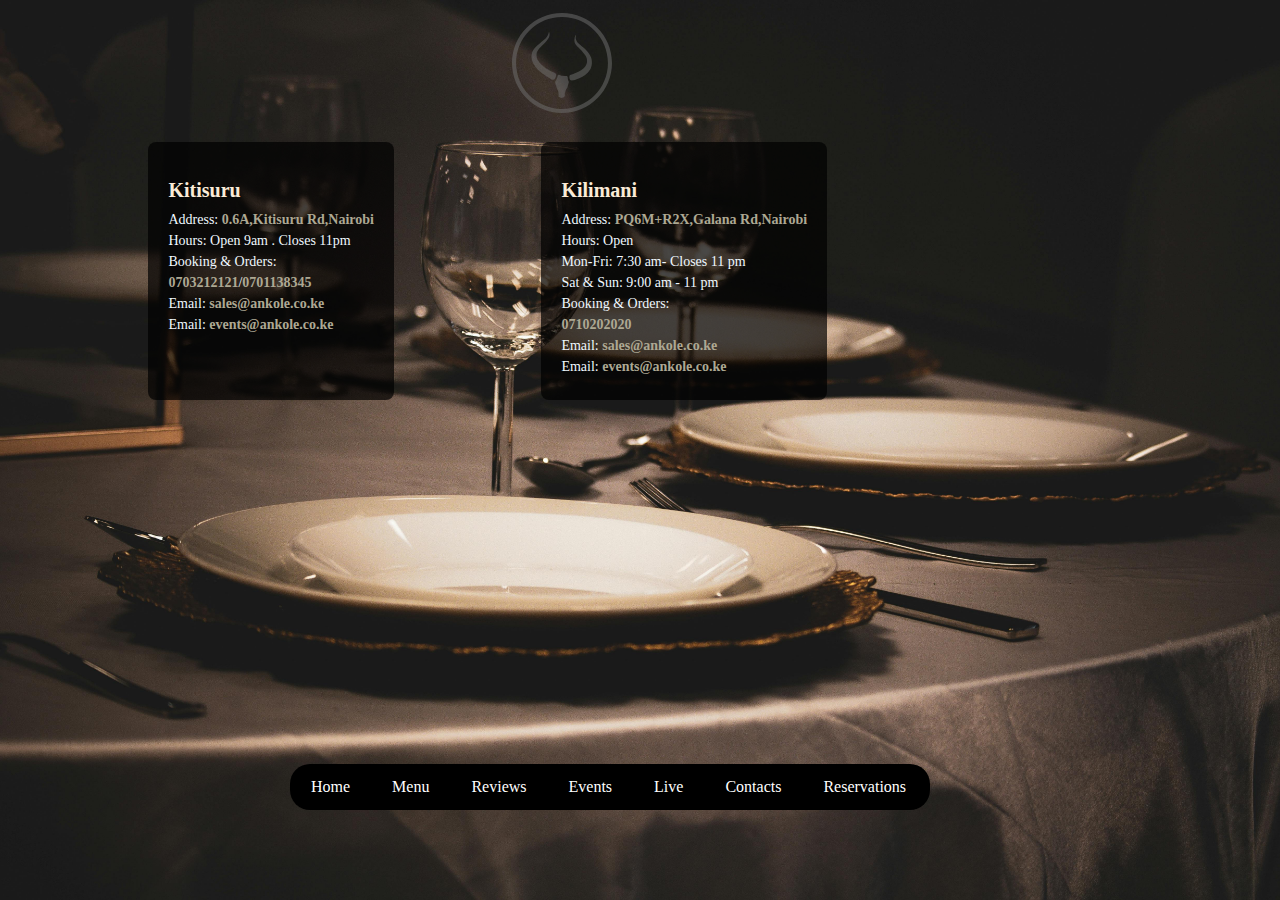
<file: contacts.html>
<!DOCTYPE html>
<html lang="en">
<head>
    <meta charset="UTF-8">
    <meta name="viewport" content="width=device-width, initial-scale=1.0">
    <title>contacts</title>
    <link rel="stylesheet" href="contacts.css">
</head>
<body>
    <div class="contact_container">
      
  
    <div class="homebar">
        <a href="index.html" class="active">Home</a>
        <a href="menu.html" class="active">Menu</a>
        <a href="reviews.html" class="active">Reviews</a>
        <a href="events.html" class="active">Events</a>
        <a href="live.html" class="active">Live</a>
        <a href="contacts.html" class="active">Contacts</a>
        <a href="reservations.html" class="active">Reservations</a>
   
</div>
<img src="images/ankolelogo.svg" alt="Ankole Grill LOGO" class="logo">
 <main class="contactpage">
   
    <section class="locationage" id="kiTISURU">
        <h2>Kitisuru</h2>
        <p>Address: <a href="https://maps.google.com/?q=0.6A,Kitisuru Rd,Nairobi" target="_blank">0.6A,Kitisuru Rd,Nairobi</a></p>
        <p> Hours: Open 9am . Closes 11pm</p>
        <p>Booking & Orders:</p>
        <p><a href="tel: +254703212121">0703212121</a>/<a href="tel:+25401138345">0701138345</a></p>
        <p>Email: <a href="mailto:sales@ankole.co.ke">sales@ankole.co.ke</a></p>
        <p>Email: <a href="mailto:events@ankole.co.ke">events@ankole.co.ke</a></p>
    </section>



    <section class="locationage" id="kiLIMANI">
        <h2>Kilimani</h2>
        <p>Address: <a href="https://maps.google.com/?q=PQ6M+R2X,Galana Rd,Nairobi" target="_blank">PQ6M+R2X,Galana Rd,Nairobi</a></p>
        <p> Hours: Open </p>
        <p>Mon-Fri: 7:30 am- Closes 11 pm</p>
        <p>Sat & Sun: 9:00 am - 11 pm</p>
        <p>Booking & Orders:</p>
        <p><a href="tel: +254710202020">0710202020</a></p>
        <p>Email: <a href="mailto:sales@ankole.co.ke">sales@ankole.co.ke</a></p>
        <p>Email: <a href="mailto:events@ankole.co.ke">events@ankole.co.ke</a></p>
    </section>
</div>
    

 </main>


</body>
</html>
</file>
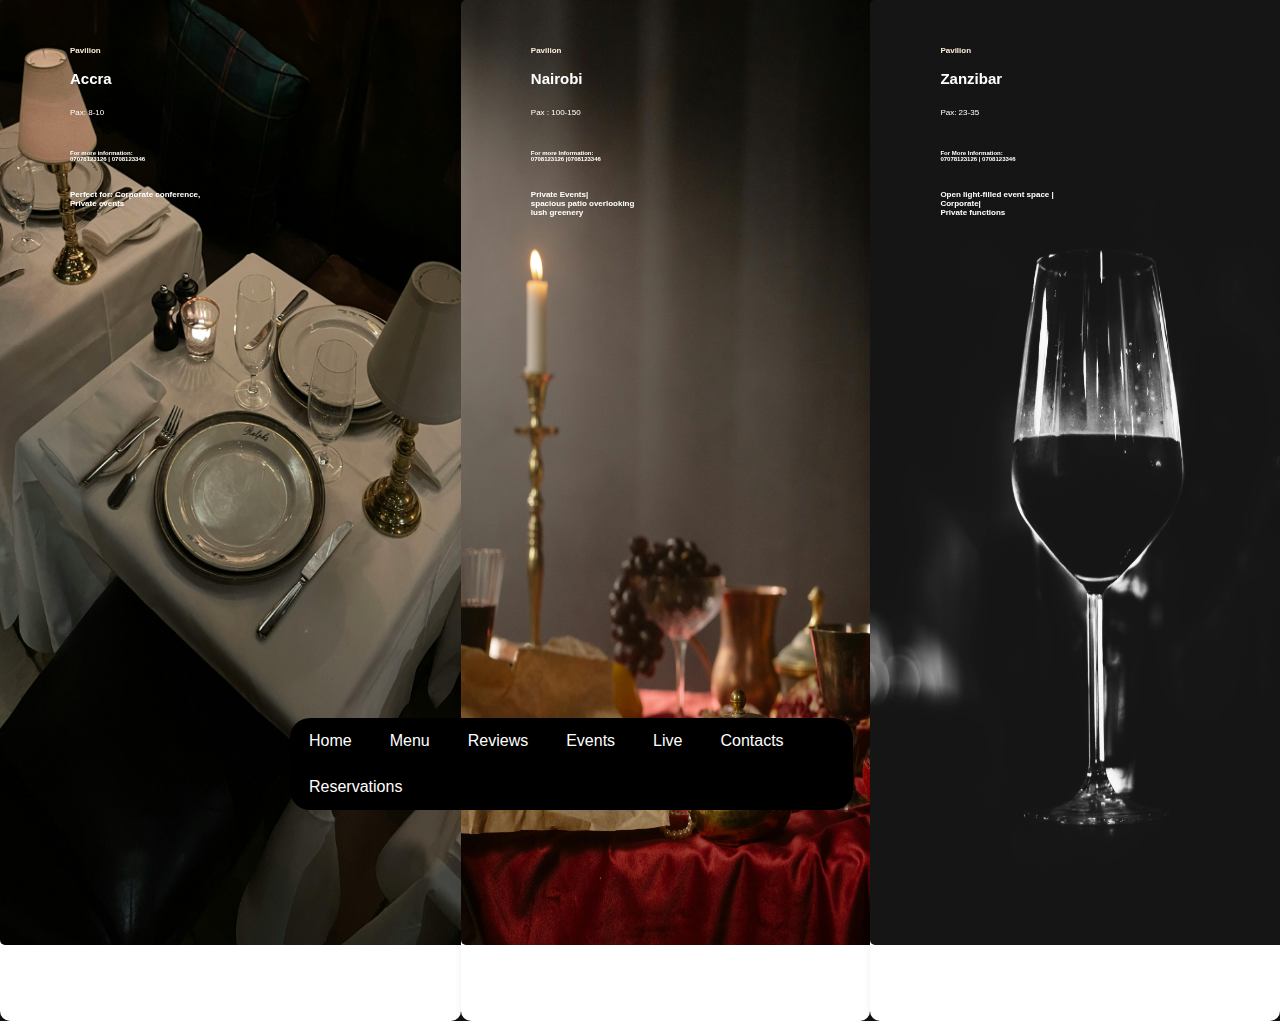
<file: events.html>
<!DOCTYPE html>
<html lang="en">
<head>
    <meta charset="UTF-8">
    <meta name="viewport" content="width=device-width, initial-scale=1.0">
    <title>events</title>
    <link rel="stylesheet" href="event.css">
</head>
<body>
    
    <div class="homebar">
        <a href="index.html" class="active">Home</a>
        <a href="menu.html" class="active">Menu</a>
        <a href="reviews.html" class="active">Reviews</a>
        <a href="events.html" class="active">Events</a>
        <a href="live.html" class="active">Live</a>
        <a href="contacts.html" class="active">Contacts</a>
        <a href="reservations.html" class="active">Reservations</a>

    </div>

    <div class="container">
        <div class="venue">
            <img src="images/ANKOLEN.jpg" alt="accravenue">
            <h6>Pavilion</h6>
            <h2>Accra</h2>
            <p>Pax: 8-10</p>
            <h4>Perfect for: Corporate conference,<br> Private events</h4>
            <h5>For more information:<br>
            07078123126 | 0708123346</h5>
        </div>

        <div class="venue">
            <img src="images/ANKOLER.jpg" alt="nairobivenue">
            <h6>Pavilion</h6>
            <h2>Nairobi</h2>
            <p>Pax : 100-150</p><br>
            <h4> Private Events| <br>spacious patio overlooking<br> lush greenery</h4>
            <h5>For more Information:<br>0708123126 |0708123346</h5>
        </div>


        <div class="venue">
            <img src="images/ANKOLEE.jpg" alt="zanzibarvenue">
            <h6>Pavilion</h6>
         <h2>Zanzibar</h2><br><br>
         <p>Pax: 23-35</p><br>
         <h4>Open light-filled event space |<br> Corporate|<br> Private functions</h4><br>
         <h5>For More Information:<br>07078123126 | 0708123346</h5>
        </div>
    </div>
</body>
</html>
</file>
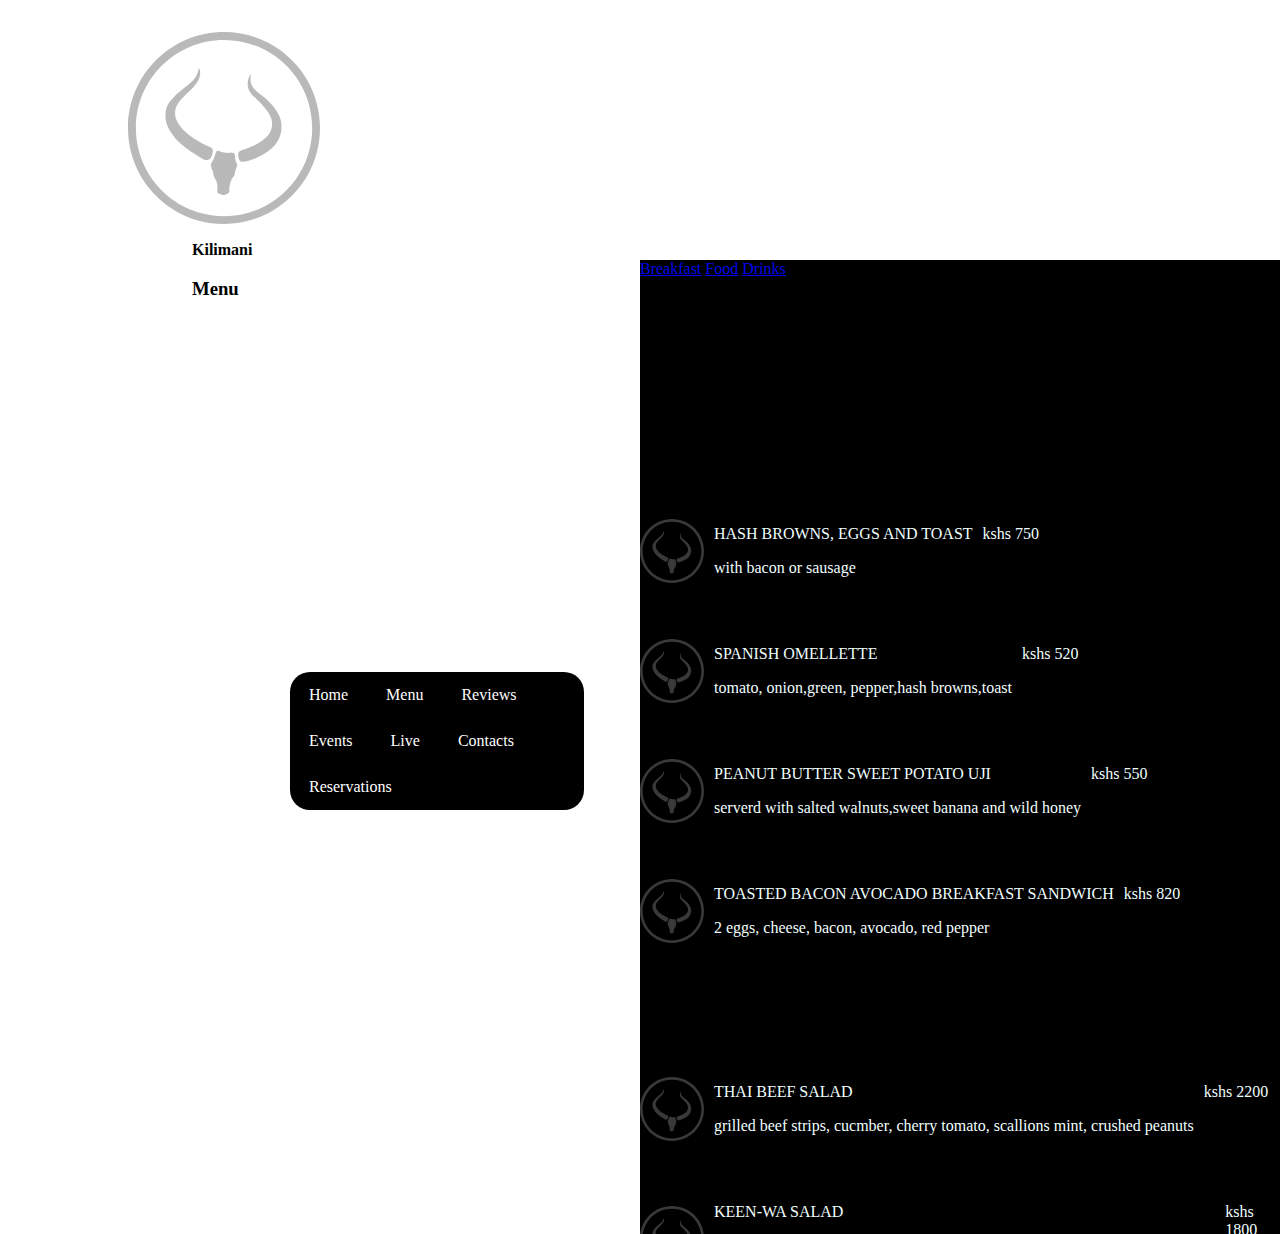
<file: kilimani.html>
<!DOCTYPE html>
<html lang="en">

<head>
    <meta charset="UTF-8">
    <meta name="viewport" content="width=device-width, initial-scale=1.0">
    <title>kilimanimenu</title>
    <link rel="stylesheet" href="kilimani.css">
</head>

<body>


    <div class="kilimaniimage">
        <div class="homebar">
            <a href="index.html" class="active">Home</a>
            <a href="menu.html" class="active">Menu</a>
            <a href="reviews.html" class="active">Reviews</a>
            <a href="events.html" class="active">Events</a>
            <a href="live.html" class="active">Live</a>
            <a href="contacts.html" class="active">Contacts</a>
            <a href="reservations.html" class="active">Reservations</a>

        </div>
    </div>


    <div class="sidepart">
        <img src="images/ankolelogo.svg" id="menulogo">
        <div>
            <h2>Kilimani</h2>
            <h3>Menu</h3>
        </div>

    </div>

    <div class="mealsslist">
        <nav>
            <a href="breakfast">Breakfast</a>
            <a href="food">Food</a>
            <a href="drinks">Drinks</a>
        </nav>

        <h3>BREAKFAST</h3><br>
        <div class="meal">
            <div>
                <p>ANKOLE BIG BREAKFAST</p>
                <p>2 eggs, 150gms grilled fillet steak, toast, hash browns, grilled tomato, BBQ baked beans</p>
            </div>
            <div>
                <p>kshs 1500</p>
            </div>
        </div><br><br>


        <div class="meal1">
            <img src="images/ankolelogo.svg">
            <div>
                <p>HASH BROWNS, EGGS AND TOAST</p>
                <p>with bacon or sausage</p>
            </div>
            <div>
                <p>kshs 750</p>
            </div>
        </div><br><br>


        <div class="meal2">
            <img src="images/ankolelogo.svg">
            <div>
                <p>SPANISH OMELLETTE</p>
                <p>tomato, onion,green, pepper,hash browns,toast</p>
            </div>
            <div>
                <p>kshs 520</p>
            </div>
        </div><br><br>


        <div class="meal3">
            <img src="images/ankolelogo.svg">
            <div>
                <p>PEANUT BUTTER SWEET POTATO UJI</p>
                <p>serverd with salted walnuts,sweet banana and wild honey</p>
            </div>
            <div>
                <p>kshs 550</p>
            </div>
        </div><br><br>


        <div class="meal4">
            <img src="images/ankolelogo.svg">
            <div>
                <p>TOASTED BACON AVOCADO BREAKFAST SANDWICH</p>
                <p>2 eggs, cheese, bacon, avocado, red pepper</p>
            </div>
            <div>
                <p>kshs 820</p>
            </div>
        </div><br><br>



        <h3>FOOD</h3><br>
        <div class="meal5">
            <img src="images/ankolelogo.svg">
            <div>
                <p>THAI BEEF SALAD</p>
                <p>grilled beef strips, cucmber, cherry tomato, scallions mint, crushed peanuts</p>
            </div>
            <div>
                <p>kshs 2200</p>
            </div>
        </div><br><br>

        <div class="meal6">
            <img src="images/ankolelogo.svg">
            <div>
                <p>KEEN-WA SALAD</p>
                <p>quinoa,feta, red pepper, kalamata olives, red onions, cucumber,basil,mint,chick peas,parsley</p>
            </div>
            <div>
                <p>kshs 1800</p>
            </div>
        </div><br><br>

        <div class="meal7">
            <img src="images/ankolelogo.svg">
            <div>
                <p>GREEK SALAD</p>
                <p>vine tomatoes,cucumber,red onion, kalamauolives, feta cheese, olive oil, lemon</p>
            </div>
            <div>
                <p>kshs 1500</p>
            </div>
        </div><br><br>


        <div class="meal8">
            <img src="images/ankolelogo.svg">
            <div>
                <p>COBB SALAD</p>
                <p>chicken, bacon,gouda,egg, avocado,cherry tomato</p>
            </div>
            <div>
                <p>kshs 1700</p>
            </div>
        </div>
        <br><br>


        <h3>SANDWICHES</h3><br>
        <div class="meal9">
            <img src="images/ankolelogo.svg">
            <div>
                <p>GRILLED CHICKEN PESTO</p>
                <p>served with caramelised onions</p>
            </div>
            <div>
                <p>kshs 1450</p>
            </div>
        </div><br><br>

        <div class="meal10">
            <img src="images/ankolelogo.svg">
            <div>
                <p>SPICY BABBEQUEPULLED PORK</p>
                <p>braised pork served with pickled jalapeno,coleslaw</p>
            </div>
            <div>
                <p>kshs 820</p>
            </div>
        </div>
        <br><br>


        <h3>WRAPS</h3><br>
        <div class="meal11">
            <img src="images/ankolelogo.svg">
            <div>
                <p>CHICKEN BACON RANCH</p>
                <p> with lettuce, tomato, onion</p>
            </div>
            <div>
                <p>kshs 1300</p>
            </div>
        </div>
        <br><br>


        <div class="meal12">
            <div>
                <p>GRILLED PANEER TIKKA</p>
                <p>with grilled peppers,onion, dhania</p>
            </div>
            <div>
                <p>kshs 1100</p>
            </div>
        </div>










































    </div>
</body>

</html>
</file>
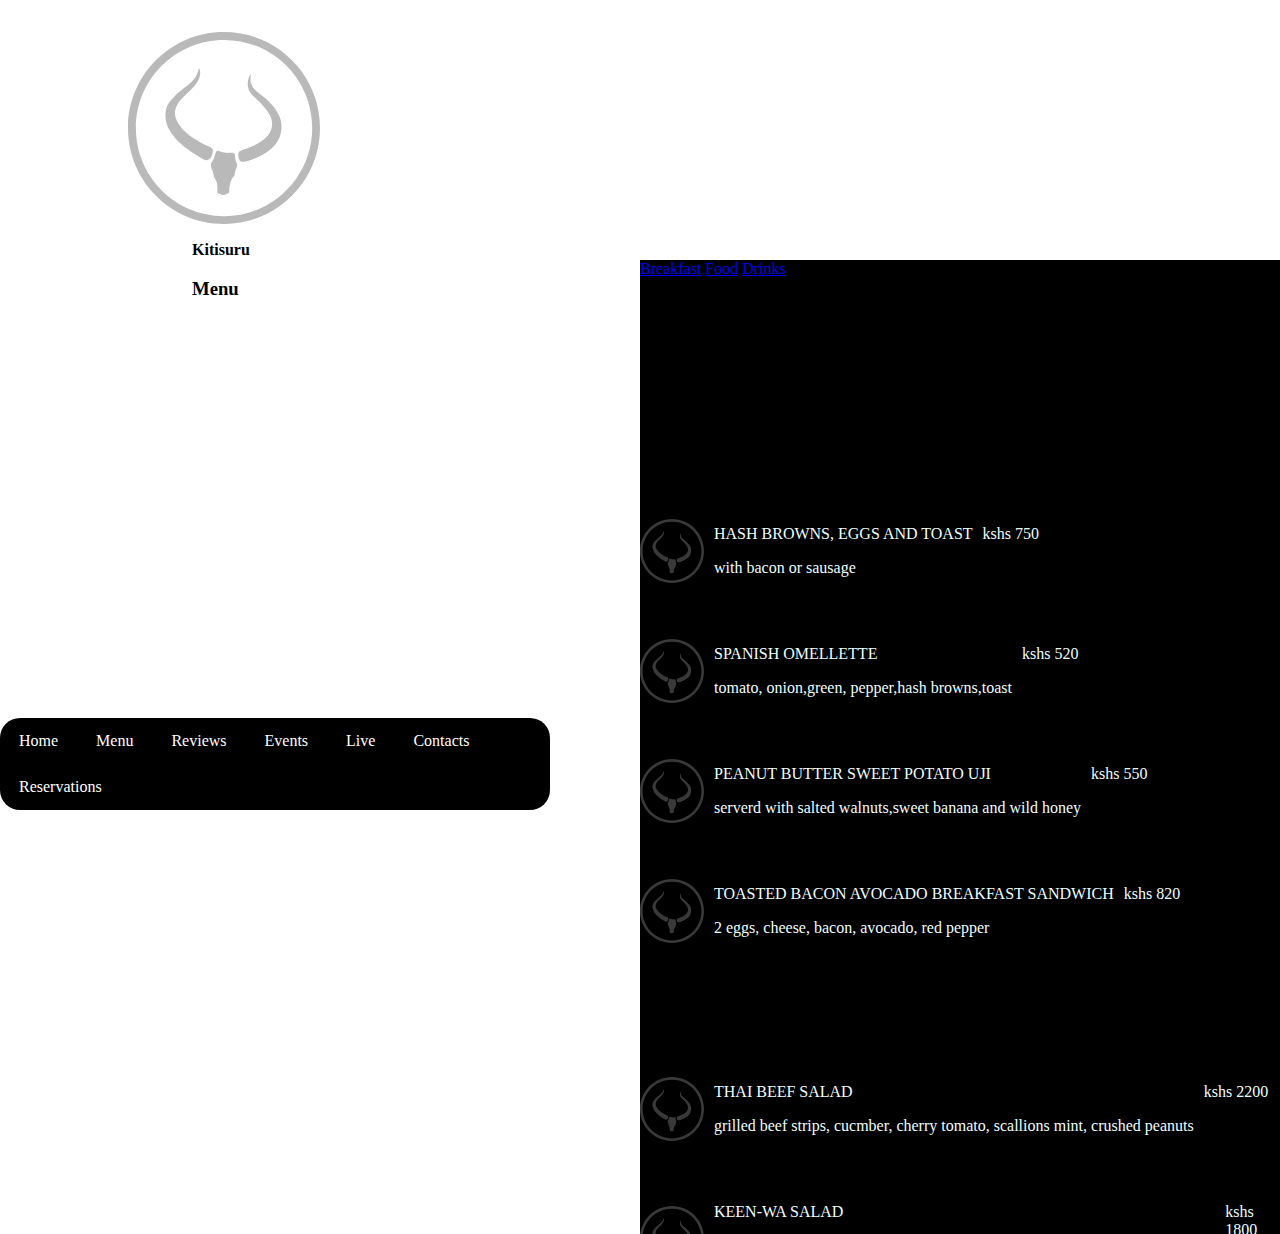
<file: kitisuru.html>
<!DOCTYPE html>
<html lang="en">
<head>
    <meta charset="UTF-8">
    <meta name="viewport" content="width=device-width, initial-scale=1.0">
    <title>kitisurumenu</title>
    <link rel="stylesheet" href="kitusuru.css">
</head>
<body>

    <div class="homebar">
        <a href="index.html" class="active">Home</a>
        <a href="menu.html" class="active">Menu</a>
        <a href="reviews.html" class="active">Reviews</a>
        <a href="events.html" class="active">Events</a>
        <a href="live.html" class="active">Live</a>
        <a href="contacts.html" class="active">Contacts</a>
        <a href="reservations.html" class="active">Reservations</a>

    </div>

    <div class="sidepart">
        <div class="kitiphoto">
        <img src="images/ankolelogo.svg" id="menulogo">
        <div>
            <h2>Kitisuru</h2>
            <h3>Menu</h3>
        </div>
    </div>

    </div>

    <div class="mealsslist">
        <nav>
            <a href="breakfast">Breakfast</a>
            <a href="food">Food</a>
            <a href="drinks">Drinks</a>
        </nav>

        <h3>BREAKFAST</h3><br>
        <div class="meal">
            <div>
                <p>ANKOLE BIG BREAKFAST</p>
                <p>2 eggs, 150gms grilled fillet steak, toast, hash browns, grilled tomato, BBQ baked beans</p>
            </div>
            <div>
                <p>kshs 1500</p>
            </div>
        </div><br><br>


        <div class="meal1">
            <img src="images/ankolelogo.svg">
            <div>
                <p>HASH BROWNS, EGGS AND TOAST</p>
                <p>with bacon or sausage</p>
            </div>
            <div>
                <p>kshs 750</p>
            </div>
        </div><br><br>


        <div class="meal2">
            <img src="images/ankolelogo.svg">
            <div>
                <p>SPANISH OMELLETTE</p>
                <p>tomato, onion,green, pepper,hash browns,toast</p>
            </div>
            <div>
                <p>kshs 520</p>
            </div>
        </div><br><br>


        <div class="meal3">
            <img src="images/ankolelogo.svg">
            <div>
                <p>PEANUT BUTTER SWEET POTATO UJI</p>
                <p>serverd with salted walnuts,sweet banana and wild honey</p>
            </div>
            <div>
                <p>kshs 550</p>
            </div>
        </div><br><br>


        <div class="meal4">
            <img src="images/ankolelogo.svg">
            <div>
                <p>TOASTED BACON AVOCADO BREAKFAST SANDWICH</p>
                <p>2 eggs, cheese, bacon, avocado, red pepper</p>
            </div>
            <div>
                <p>kshs 820</p>
            </div>
        </div><br><br>



        <h3>FOOD</h3><br>
        <div class="meal5">
            <img src="images/ankolelogo.svg">
            <div>
                <p>THAI BEEF SALAD</p>
                <p>grilled beef strips, cucmber, cherry tomato, scallions mint, crushed peanuts</p>
            </div>
            <div>
                <p>kshs 2200</p>
            </div>
        </div><br><br>

        <div class="meal6">
            <img src="images/ankolelogo.svg">
            <div>
                <p>KEEN-WA SALAD</p>
                <p>quinoa,feta, red pepper, kalamata olives, red onions, cucumber,basil,mint,chick peas,parsley</p>
            </div>
            <div>
                <p>kshs 1800</p>
            </div>
        </div><br><br>

        <div class="meal7">
            <img src="images/ankolelogo.svg">
            <div>
                <p>GREEK SALAD</p>
                <p>vine tomatoes,cucumber,red onion, kalamauolives, feta cheese, olive oil, lemon</p>
            </div>
            <div>
                <p>kshs 1500</p>
            </div>
        </div><br><br>


        <div class="meal8">
            <img src="images/ankolelogo.svg">
            <div>
                <p>COBB SALAD</p>
                <p>chicken, bacon,gouda,egg, avocado,cherry tomato</p>
            </div>
            <div>
                <p>kshs 1700</p>
            </div>
        </div>
        <br><br>


        <h3>SANDWICHES</h3><br>
        <div class="meal9">
            <img src="images/ankolelogo.svg">
            <div>
                <p>GRILLED CHICKEN PESTO</p>
                <p>served with caramelised onions</p>
            </div>
            <div>
                <p>kshs 1450</p>
            </div>
        </div><br><br>

        <div class="meal10">
            <img src="images/ankolelogo.svg">
            <div>
                <p>SPICY BABBEQUEPULLED PORK</p>
                <p>braised pork served with pickled jalapeno,coleslaw</p>
            </div>
            <div>
                <p>kshs 820</p>
            </div>
        </div>
        <br><br>


        <h3>WRAPS</h3><br>
        <div class="meal11">
            <img src="images/ankolelogo.svg">
            <div>
                <p>CHICKEN BACON RANCH</p>
                <p> with lettuce, tomato, onion</p>
            </div>
            <div>
                <p>kshs 1300</p>
            </div>
        </div>
        <br><br>


        <div class="meal12">
            <div>
                <p>GRILLED PANEER TIKKA</p>
                <p>with grilled peppers,onion, dhania</p>
            </div>
            <div>
                <p>kshs 1100</p>
            </div>
        </div>










































    </div>
</body>

</html>
    
</body>
</html>
</file>
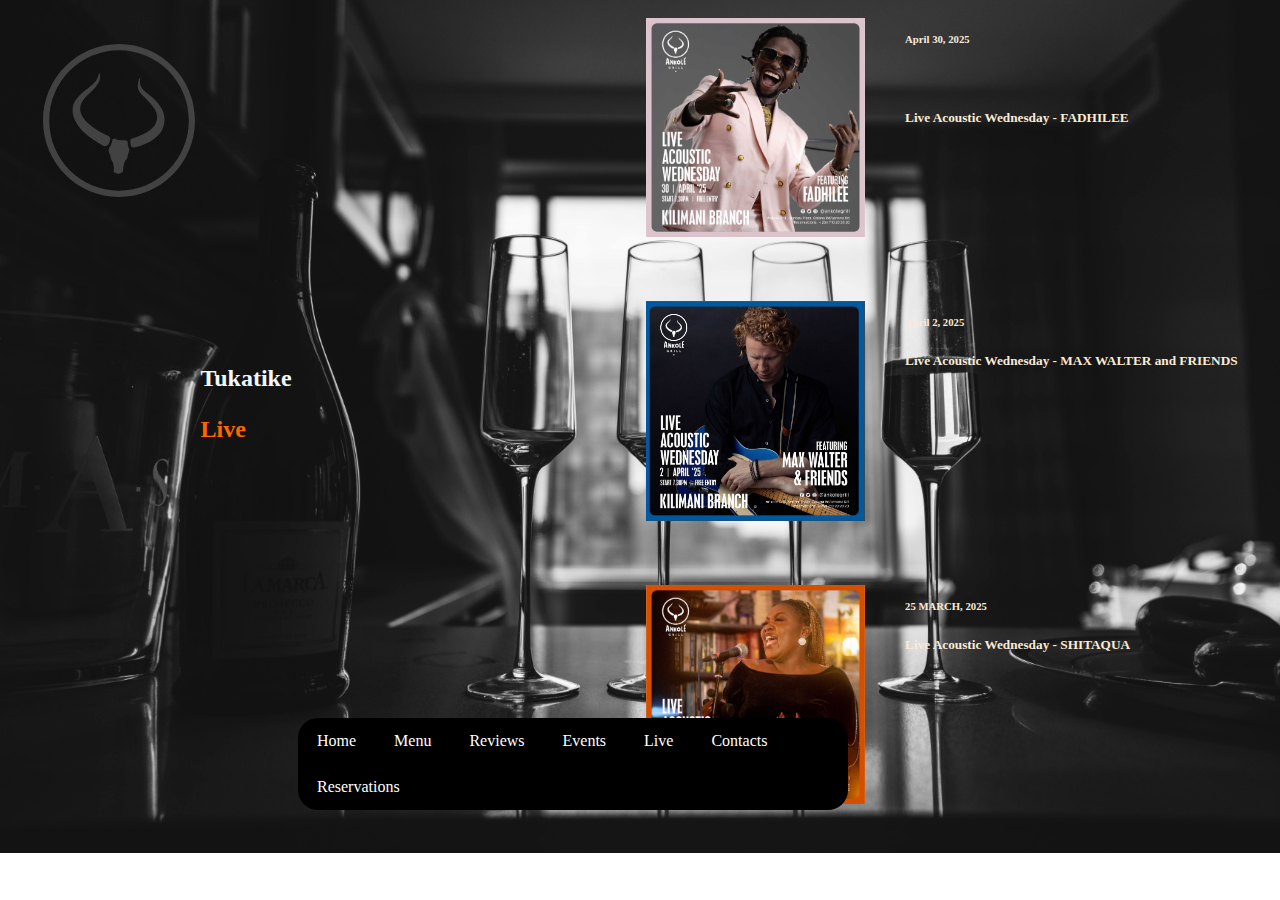
<file: live.html>
<!DOCTYPE html>
<html lang="en">
<head>
    <meta charset="UTF-8">
    <meta name="viewport" content="width=device-width, initial-scale=1.0">
    <title>Live</title>
    <link rel="stylesheet" href="live.css">
</head>
<body>
     
    <div class="homebar">
        <a href="index.html" class="active">Home</a>
        <a href="menu.html" class="active">Menu</a>
        <a href="reviews.html" class="active">Reviews</a>
        <a href="events.html" class="active">Events</a>
        <a href="live.html" class="active">Live</a>
        <a href="contacts.html" class="active">Contacts</a>
        <a href="reservations.html" class="active">Reservations</a>

    </div>
     <div class="alllives">
    <div class="liveheading">
        <img src="images/ankolelogo.svg" alt="ankolelogo">
        <div><h2>Tukatike</h2>
        <h3>Live</h3></div>
    </div>

    <div class="lives">
        <div class="live1">
            <img src="images/live111.jpg">
            <div><h6>April 30, 2025</h6><br><h5>Live Acoustic Wednesday - FADHILEE</h5></div>
            </div><br><br><br>
         

            <div class="live2">
                <img src="images/live222.jpg">
                <div><h6>April 2, 2025</h6><h5>Live Acoustic Wednesday - MAX WALTER and FRIENDS</H5></div>
            </div><br><br><br>

            <div class="live3">
                <img src="images/live3.jpg">
                <div><h6>25 MARCH, 2025</h6><h5>Live Acoustic Wednesday - SHITAQUA</h5></div>
            </div>



















    </div>
</div>
</body>
</html>
</file>
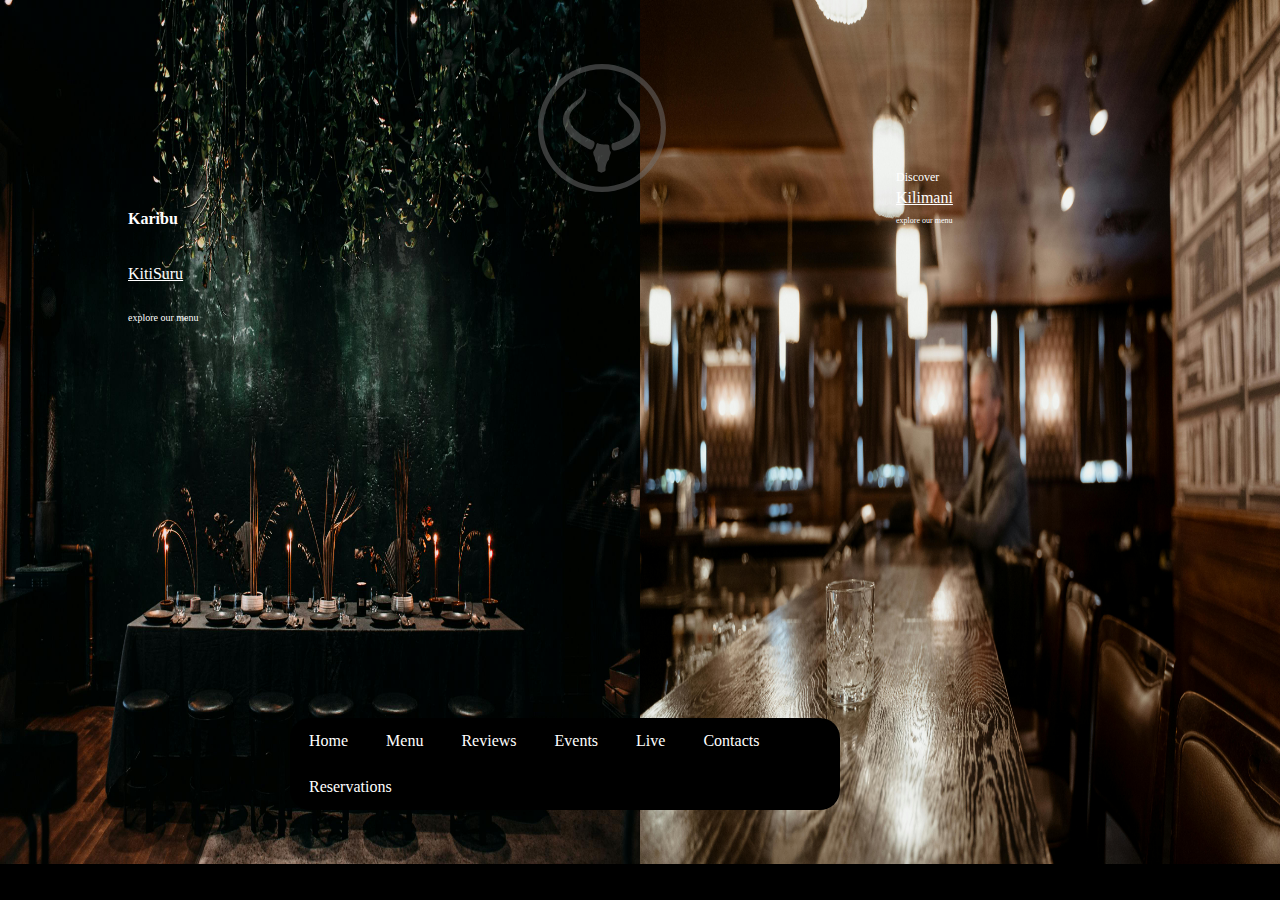
<file: menu.html>
<!DOCTYPE html>
<html lang="en">

<head>
    <meta charset="UTF-8">
    <meta name="viewport" content="width=device-width, initial-scale=1.0">
    <title>menupage</title>
    <link rel="stylesheet" href="menu.css">
</head>

<body>
    <img  src="images/ankolelogo.svg" alt="Ankole Grill LOGO" class="logo">
       <div class="homebar">
        <a href="index.html" class="active">Home</a>
        <a href="menu.html" class="active">Menu</a>
        <a href="reviews.html" class="active">Reviews</a>
        <a href="events.html" class="active">Events</a>
        <a href="live.html" class="active">Live</a>
        <a href="contacts.html" class="active">Contacts</a>
        <a href="reservations.html" class="active">Reservations</a>

    </div>


    <div>
        <div class="restaurants">
            <div class="menupage">
                <img src="images/ANKOLET.jpg">
                
                <div class="kitisurutype">
                    <h4>Karibu</h4><br>
                    <a href="kitisuru.html" class="activekitisuru">KitiSuru</a>
                <p>explore our menu</p>

            </div>
        </div>

            <div class="kilimanilink">
                <img src="images/ANKOLEO.jpg">
              <div class="discover">Discover</div>
               <div class="kilimanitype"><a href="kilimani.html" class="activekilimani">Kilimani</a>
            <br>   <p>explore our menu</p></div>
             
            </div>
            


    </div>


</body>

</html>
</file>
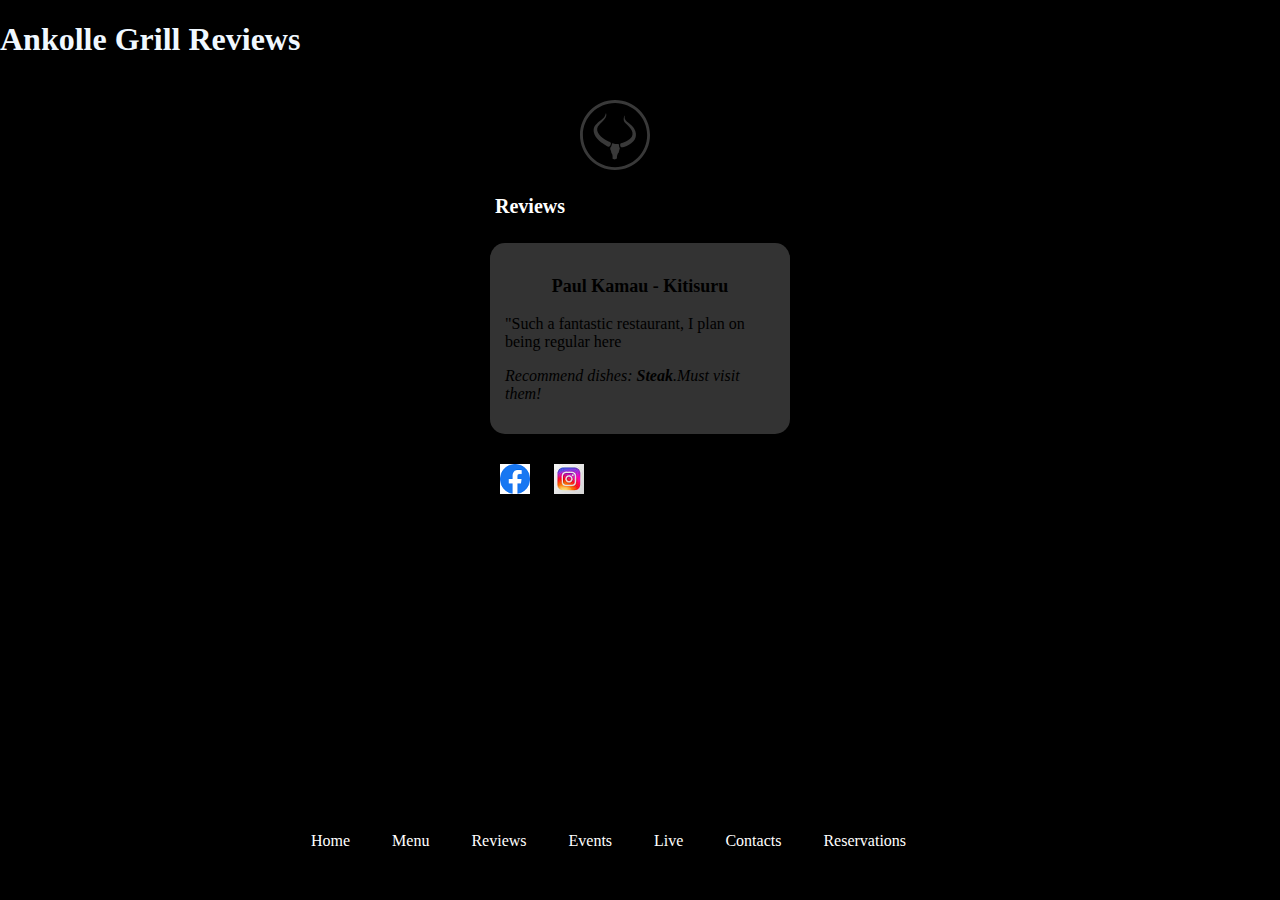
<file: reviews.html>
<!DOCTYPE html>
<html lang="en">

<head>
    <meta charset="UTF-8">
    <meta name="viewport" content="width=device-width, initial-scale=1.0">
    <title>Reviews</title>
    <link rel="stylesheet" href="reviews.css">
</head>

<body>
    <div class="reviewsmade">
    <div class="homebar">
        <a href="index.html" class="active">Home</a>
        <a href="menu.html" class="active">Menu</a>
        <a href="reviews.html" class="active">Reviews</a>
        <a href="events.html" class="active">Events</a>
        <a href="live.html" class="active">Live</a>
        <a href="contacts.html" class="active">Contacts</a>
        <a href="reservations.html" class="active">Reservations</a>

    </div>
   

    <header class="reviewhead">
        <h1> Ankolle Grill Reviews</h1>
    </header>

    <main>
        <section class="reviewcontainer">
            <img src="images/ankolelogo.svg" alt="Ankole Grill LOGO" class="logo">
            <h2>Reviews</h2>
            <div class="review">
                <p class="name">Paul Kamau - <span>Kitisuru</span></p>
                <p class="paultext">"Such a fantastic restaurant, I plan on being regular here</p>
                <p class="recommended">Recommend dishes: <strong>Steak</strong>.Must visit them!</p>

            </div>


            <div class="socials">
                <a href="https://facebook.com/ankolegrill" target="_blank"><img src="images/facebook.png"
                        alt="Facebook"></a>
                <a href="https://instagram.com/ankolegrill" target="_blank"><img src="images/instagram.jpeg"
                        alt="Instagram"></a>
            </div>

        </section>
    </main>



</body>

</html>
</file>
<file: contacts.css>
body{
    margin: 0%;
}

.homebar{
    background-color: black;
    position: fixed;
    bottom: 10%;
    width: 50%;
    border-radius: 20px;
    margin-left: 290px;   
  
  }

.homebar a{
    float: left; 
    margin: 0 5px;
    display: block;
    color:white;
    text-align: center;
    padding: 14px 16px;
    text-decoration: none;
}

.homebar a:hover{
    background-color:grey ;
    color: white;
    border-radius: 20px;
 

}

  .contact_container{
    background-image:url('images/ANKOLEJ.jpg') ;
    background-size: cover;
    width:100%;
    height:100vh;
    background-position: center;
    
}


.locationage{
    margin-left: 10%;
    background-color: rgba(0, 0, 0, 0.7);
    padding: 20px;
    border-radius: 8px;

}

.locationage h2{
    font-size: 20px;
    margin-bottom: 10px;
    color: antiquewhite;
}

.locationage p{
    font-size: 14px;
    margin: 5px 0;
    color: aliceblue;
}


.locationage a{
    color: #ada893;
    text-decoration: none;
    font-weight: bold;
}

.locationage a:hover{
    text-decoration: underline;

}

.contactpage{
    display: flex;
    gap: 2%;
    padding: 2%;
}

.logo{
        width: 100px;
        margin-left: 40%;
        margin-top: 1%;
      
        
}
    

@media (max-width: 768px){
    .homebar{
        width: 100%;
        margin-left: 0;
        bottom: 0;
    }

    .homebar a{
        float: none;
        display: block;
        text-align: center;
    }}

@media (max-width: 480px){
    .homebar a{
        padding: 10px 12px;
    }
}

@media(max-width: 768px){
    .container{
      width: 100%;
      padding: 10px;
    }

    .menu{
        flex-direction: column;
        align-items: center;
    }
}

@media (max-width: 480px){
    .button{
         font-size: 14px;
         padding: 8px 10px;
    }


}
</file>
<file: event.css>
body{
    background-color:#111;
    font-family: Verdana, Geneva, Tahoma, sans-serif;
    position: fixed;
    margin: 0%;

}

.homebar{
    background-color: black;
    position: fixed;
    bottom: 10%;
    width: 44%;
    border-radius: 20px;
    margin-left: 290px;
  
    
  
  }
  
  .homebar a{
      float: left; 
      margin: 0 5px;
      display: block;
      color:white;
      text-align: center;
      padding: 14px 14px;
      text-decoration: none;
  }
  
  .homebar a:hover{
      background-color:grey ;
      color: white;
      border-radius: 20px;
  }

.container{
    display: flex;

}

.venue{
    background: white;
    border-radius: 10px;
    box-shadow: 2px 2px 10px rgba(0, 0, 0, 0.1);
}

.venue img{
    width: 114%;
    height:105vh;
    border-radius: 5px;

}

.venue h2{
    color: white;
    position: absolute;
    top: 60px;
    font-size: 15px;
    margin-left: 70px;
    margin-top: 10px;

}

.venue p{
    color: white;
    position: absolute;
    top: 100px;
    font-size: 8px;
    margin-left: 70px;

}

.venue h4{
    color: white;
    position: absolute;
    top: 120px;
    font-size: 8px;
    margin-left: 70px;
    margin-top: 70px;

}

.venue h5{
    color: white;
    position: absolute;
    top: 140px;
    font-size: 6px;
    margin-left: 70px;

}

.venue h6{
    color: antiquewhite;
    position: absolute;
    top: 27px;
    font-size: 8px;
    margin-left: 70px;
}

@media only screen and (max-width:800px) and (min-width:0px){
    body{
        background-color:#111;
        font-family: Verdana, Geneva, Tahoma, sans-serif;
        position: fixed;
        margin: 0%;
    
    }
    
    .homebar{
        background-color: black;
        position: fixed;
        bottom: 10%;
        width: 98vw;
        border-radius:20px;
        margin-left: 5px;
      
        
      
      }
      
      .homebar a{
          float: left; 
          margin: 0 5px;
          display: block;
          color:white;
          text-align: center;
          padding: 14px 7px;
          text-decoration: none;
      }
      
      .homebar a:hover{
          background-color:grey ;
          color: white;
          border-radius: 20px;
      }
    
    .container{
        display: block;
    
    }
    
    .venue{
        background: white;
        border-radius: 10px;
        box-shadow: 2px 2px 10px rgba(0, 0, 0, 0.1);
    }
    
    .venue img{
        width: 114vw;
        height:105vh;
        border-radius: 5px;
    
    }
    
    .venue h2{
        color: white;
        position: absolute;
        top: 60px;
        font-size: 15px;
        margin-left: 70px;
        margin-top: 10px;
    
    }
    
    .venue p{
        color: white;
        position: absolute;
        top: 100px;
        font-size: 8px;
        margin-left: 80px;
    
    }
    
    .venue h4{
        color: white;
        position: absolute;
        top: 100px;
        font-size: 8px;
        margin-left: 30px;
        margin-top: 90px;
    
    }
    
    .venue h5{
        color: white;
        position: absolute;
        top: 40px;
        font-size: 6px;
        margin-left: 50px;
    
    }
    
    .venue h6{
        color: antiquewhite;
        position: absolute;
        top: 27px;
        font-size: 10px;
        margin-left: 10px;
    }

}
</file>
<file: kilimani.css>
body{
    margin: 0cqmax;
}

.homebar{
    background-color: black;
    position: fixed;
    bottom: 10%;
    width: 23vw;
    border-radius: 20px;
    margin-left: 290px;
  
    
  
  }
  
  .homebar a{
      float: left; 
      margin: 0 5px;
      display: block;
      color:white;
      text-align: center;
      padding: 14px 14px;
      text-decoration: none;
  }
  
  .homebar a:hover{
      background-color:grey ;
      color: white;
      border-radius: 20px;
  }

.sidepart{
    background-image: url("https://images.pexels.com/photos/588776/pexels-photo-588776.jpeg?auto=compress&cs=tinysrgb&w=1260&h=750&dpr=1");
    width: 50%;
    background-repeat: no-repeat;
    height: 100vh;
}


.sidepart img{
    width: 30%;
    margin-left: 20%;
    margin-top: 5%;
}

.sidepart h2{
    color: black;
    font-size: 16px;
    margin-left: 30%;
}

.sidepart h3{
    margin-left: 30%;
}

.mealsslist{
    background-color: black;
    height: 108.2vh;
    width: 50%;
    margin-left: 50%;
    margin-top: -50%;
    overflow: auto;   
}


.meal1{
    color: azure;
    display: flex;
    gap: 10px;
}

.meal1 img{
    width: 10%;
}

.meal2{
    color: azure;
    display: flex;
    gap: 10px;
}

.meal2 img{
    width: 10%;
}

.meal3{
    color: azure;
    display: flex;
    gap: 10px;
}

.meal3 img{
    width: 10%;
}

.meal4{
    color: azure;
    display: flex;
    gap: 10px;
}

.meal4 img{
    width: 10%;
}

.meal5{
    color: azure;
    display: flex;
    gap: 10px;
}

.meal5 img{
    width: 10%;
}

.meal6{
    color: azure;
    display: flex;
    gap: 10px;
}

.meal6 img{
    width: 10%;
}


.meal7{
    color: azure;
    display: flex;
    gap: 10px;
}

.meal7 img{
    width: 10%;
}


.meal8{
    color: azure;
    display: flex;
    gap: 10px;
}

.meal8 img{
    width: 10%;
}

.meal9{
    color: azure;
    display: flex;
    gap: 10px;
}

.meal9 img{
    width: 10%;
}


.meal10{
    color: azure;
    display: flex;
    gap: 10px;
}

.meal10 img{
    width: 10%;
}


.meal11{
    color: azure;
    display: flex;
    gap: 10px;
}

.meal11 img{
    width: 10%;  
}





@media only screen and (max-width:800px) and (min-width:0px){
    body{
        margin: 0%;
    }
    
    .homebar{
        background-color: black;
        position: fixed;
        bottom: 10%;
        width: 93vw;
        border-radius: 20px;
        margin-left: 20px;
      
        
      
      }
      
      .homebar a{
          float: left; 
          margin: 0 5px;
          display: block;
          color:white;
          text-align: center;
          padding: 14px 7px;
          text-decoration: none;
      }
      
      .homebar a:hover{
          background-color:grey ;
          color: white;
          border-radius: 20px;
      }
    
    .sidepart{
        background-image: url("images/ANKOLEB.jpg");
        width: 50vw;
        background-repeat: no-repeat;
        height: 100vh;
    }
    
    
    .sidepart img{
        width: 30%;
        margin-left: 20%;
        margin-top: 5%;
    }
    
    .sidepart h2{
        color: black;
        font-size: 16px;
        margin-left: 30%;
    }
    
    .sidepart h3{
        margin-left: 30%;
    }

    .foodcategory{
        margin: 10%;
        margin-bottom: 0px;
    }

    .foodcategory a{
        color: aliceblue;
        padding: 5px;
        
    }
    
    .mealsslist{
        background-color: black;
        height: 100vh;
        width: 50vw;
        margin-left: 50%;
        margin-top: -170%;
        overflow: auto;   
    }
    
    
    .meal1{
        color: azure;
        display: flex;
        gap: 10px;
    }
    
    .meal1 img{
        width: 10%;
    }
    
    .meal2{
        color: azure;
        display: flex;
        gap: 10px;
    }
    
    .meal2 img{
        width: 10%;
    }
    
    .meal3{
        color: azure;
        display: flex;
        gap: 10px;
    }
    
    .meal3 img{
        width: 10%;
    }
    
    .meal4{
        color: azure;
        display: flex;
        gap: 10px;
    }
    
    .meal4 img{
        width: 10%;
    }
    
    .meal5{
        color: azure;
        display: flex;
        gap: 10px;
    }
    
    .meal5 img{
        width: 10%;
    }
    
    .meal6{
        color: azure;
        display: flex;
        gap: 10px;
    }
    
    .meal6 img{
        width: 10%;
    }
    
    
    .meal7{
        color: azure;
        display: flex;
        gap: 10px;
    }
    
    .meal7 img{
        width: 10%;
    }
    
    
    .meal8{
        color: azure;
        display: flex;
        gap: 10px;
    }
    
    .meal8 img{
        width: 10%;
    }
    
    .meal9{
        color: azure;
        display: flex;
        gap: 10px;
    }
    
    .meal9 img{
        width: 10%;
    }
    
    
    .meal10{
        color: azure;
        display: flex;
        gap: 10px;
    }
    
    .meal10 img{
        width: 10%;
    }
    
    
    .meal11{
        color: azure;
        display: flex;
        gap: 10px;
    }
    
    .meal11 img{
        width: 10%;  
    }

}
</file>
<file: kitusuru.css>
body{
    margin: 0%;
}

.homebar{
    background-color: black;
    position: fixed;
    bottom: 10%;
    width: 43%;
    border-radius: 20px;
  
  
    
  
  }
  
  .homebar a{
      float: left; 
      margin: 0 5px;
      display: block;
      color:white;
      text-align: center;
      padding: 14px 14px;
      text-decoration: none;
  }
  
  .homebar a:hover{
      background-color:grey ;
      color: white;
      border-radius: 20px;
  }


  .sidepart{
    background-image: url("https://www.foodbusinessnews.net/ext/resources/2022/10/03/fresh-foods_AdobeStock_LEAD.jpeg?height=635&t=1664819046&width=1200");
    width: 50%;
    background-repeat: no-repeat;
    height: 100vh;
}


.sidepart img{
    width: 30%;
    margin-left: 20%;
    margin-top: 5%;
}

.sidepart h2{
    color: black;
    font-size: 16px;
    margin-left: 30%;
}

.sidepart h3{
    margin-left: 30%;
}

.mealsslist{
    background-color: black;
    height: 108.2vh;
    width: 50%;
    margin-left: 50%;
    margin-top: -50%;
    overflow: auto;   
}


.meal1{
    color: azure;
    display: flex;
    gap: 10px;
}

.meal1 img{
    width: 10%;
}

.meal2{
    color: azure;
    display: flex;
    gap: 10px;
}

.meal2 img{
    width: 10%;
}

.meal3{
    color: azure;
    display: flex;
    gap: 10px;
}

.meal3 img{
    width: 10%;
}

.meal4{
    color: azure;
    display: flex;
    gap: 10px;
}

.meal4 img{
    width: 10%;
}

.meal5{
    color: azure;
    display: flex;
    gap: 10px;
}

.meal5 img{
    width: 10%;
}

.meal6{
    color: azure;
    display: flex;
    gap: 10px;
}

.meal6 img{
    width: 10%;
}


.meal7{
    color: azure;
    display: flex;
    gap: 10px;
}

.meal7 img{
    width: 10%;
}


.meal8{
    color: azure;
    display: flex;
    gap: 10px;
}

.meal8 img{
    width: 10%;
}

.meal9{
    color: azure;
    display: flex;
    gap: 10px;
}

.meal9 img{
    width: 10%;
}


.meal10{
    color: azure;
    display: flex;
    gap: 10px;
}

.meal10 img{
    width: 10%;
}


.meal11{
    color: azure;
    display: flex;
    gap: 10px;
}

.meal11 img{
    width: 10%;
}





@media (max-width: 768px){
    .homebar{
        width: 100%;
        margin-left: 0;
        bottom: 0;
    }

    .homebar a{
        float: none;
        display: block;
        text-align: center;
    }}

@media (max-width: 480px){
    .homebar a{
        padding: 10px 12px;
    }
}
</file>
<file: live.css>
body{
    background-image: url("images/ANKOLEZ.jpg");
    background-size: cover;
    background-repeat: no-repeat;
}

.homebar{
    background-color: black;
    position: fixed;
    bottom: 10%;
    width: 43%;
    border-radius: 20px;
    margin-left: 290px;
  
    
  
  }
  
  .homebar a{
      float: left; 
      margin: 0 5px;
      display: block;
      color:white;
      text-align: center;
      padding: 14px 14px;
      text-decoration: none;
  }
  
  .homebar a:hover{
      background-color:grey ;
      color: white;
      border-radius: 20px;
  }

  .liveheading{
    display: flex;
    align-items: center;
    justify-items: center;
    padding: 15px;
    border-radius: 5px;
  
   
}

.liveheading h2{
    color: aliceblue;
}

.liveheading img{
    width:80%;
    height: auto;
    margin-right: 5px;
    margin-top: -300%;
    margin-left:20px ;

    
}

.liveheading h3{
    font-size: 24px;
    color:#ff6600
}

.live1{
    display: flex;
    margin-left: 40%;

}

.live1 h5{
    color: antiquewhite;


}

.live1 h6{
    color: antiquewhite;
}

.live2{
    display: flex;
    margin-left: 40%;
}

.live2 h5{
    color: antiquewhite;


}


.live2 h6{
    color: antiquewhite;
}

.live3{
    display: flex;
    margin-left: 40%;

}


.live3 h5{
    color: antiquewhite;


}

.live3 h6{
    color: antiquewhite;
}

.live3 img{
    width: 35%;
    margin: 10px 40px 0px 0px ;
}
.alllives{
    display: flex;
}

.live1 img{
    width: 35%;
    margin: 10px 40px 0px 0px ;
}

.live2 img{
    width: 35%;
    margin: 10px 40px 0px 0px ;
}

.lives{
    overflow: auto;
}


@media (max-width: 768px){
    .homebar{
        width: 100%;
        margin-left: 0;
        bottom: 0;
    }

    .homebar a{
        float: none;
        display: block;
        text-align: center;
    }}

@media (max-width: 480px){
    .homebar a{
        padding: 10px 12px;
    }
}


@media (maxwidth:786px){
    
}
</file>
<file: menu.css>
body{
    margin: 0%;
    background-color: black;
}

.homebar{
    background-color: black;
    position: fixed;
    bottom: 10%;
    width: 43%;
    border-radius: 20px;
    margin-left: 290px;
  
    
  
  }
  
  .homebar a{
      float: left; 
      margin: 0 5px;
      display: block;
      color:white;
      text-align: center;
      padding: 14px 14px;
      text-decoration: none;
  }
  
  .homebar a:hover{
      background-color:grey ;
      color: white;
      border-radius: 20px;
  }


.restaurants{
    display: flex;
 

}
.activekilimani{
    position: absolute;
    top: 5cm;
    color:white;
    font-size: 16px;
    left: 70%;
}

.menupage img{
    width: 100%;
    height: 96vh;
}

.kilimanilink img{
    width: 100%;
    height: 96vh;
}

.discover{
    position: absolute;
    top: 4.5cm;
    color: white;
    font-size: 12px;
    left:70%;
}

.kilimanitype p{
    position: absolute;
    top: 5.5cm;
    color:white;
    font-size: 8px;
    left: 70%;
}

.menupage h4{
    position: absolute;
    top: 5cm;
    color:white;
    font-size: 16px;
    left: 10%;
}

.activekitisuru{
    position: absolute;
    top: 7cm;
    color:white;
    font-size: 16px;
    left: 10%;
}

.menupage p{
    position: absolute;
    top: 8cm;
    color:white;
    font-size: 10px;
    left: 10%;
}

.logo{
    width: 10%;
    position: absolute;
    margin-left: 42%;
    margin-top: 5%;
}



@media (max-width: 768px){
    .homebar{
        width: 100%;
        margin-left: 0;
        bottom: 0;
    }

    .homebar a{
        float: none;
        display: block;
        text-align: center;
    }}

@media (max-width: 480px){
    .homebar a{
        padding: 10px 12px;
    }
}


@media(max-width: 768px){
    .kilimanilink img{
        height: auto;
        width: 100%;
        object-fit: cover;
    }

    .menupage img{
        height: auto;
        width: 100%;
        object-fit: cover;
    }

    body{
        font-size: clamp(14px, 2vw, 22px);
        position: absolute;
        top: 10vh;
        left: 5vw;
        width: 80vw;
        height: 60vh;
    }
}

@media (max-width:480px){
    .display{
        height: auto;
        padding: 10px;
    }
}

@media (max-width:768px){
    
}
</file>
<file: reviews.css>
body{
 margin: 0%;
 background-color: black;



}
.homebar{
    background-color: black;
    position: fixed;
    bottom: 4%;
    width: 50%;
    border-radius: 20px;
    margin-left: 290px;   
  
  }

.homebar a{
    float: left; 
    margin: 0 5px;
    display: block;
    color:white;
    text-align: center;
    padding: 14px 16px;
    text-decoration: none;
}

.homebar a:hover{
    background-color:grey ;
    color: white;
    border-radius: 20px;
 

}

.reviewsmade{
 background-color: black;

}

.reviewhead{
    color: aliceblue;
    
}

.reviewcontainer{
    padding: 20px;
    max-width: 300px;
    margin: auto;
}

.logo{
    width: 70px;
    margin-left: 30%;
}

.reviewcontainer h2{
    font-size: 20px;
    color: white;
    padding: 5px;
}

.review{
    background-color: rgba(255, 255, 255, 0.2);
    padding: 15px;
    border-radius: 15px;
    margin: 20px 0;
    color: black;
    justify-items: center;
}

.name{
    font-size: 18px;
    font-weight: bold;
    color: black;

}

.recommended{
    font-style: italic;
    color: black;
}

.reviewnavigation{
    display: flex;
    justify-content: space-between;
    margin-top: 20px;

}



.socials a img{
    width: 30px;
    margin: 10px;
  
}



@media (max-width: 768px){
    .homebar{
        width: 100%;
        margin-left: 0;
        bottom: 0;
    }

    .homebar a{
        float: none;
        display: block;
        text-align: center;
    }}

@media (max-width: 480px){
    .homebar a{
        padding: 10px 12px;
    }
}
</file>
